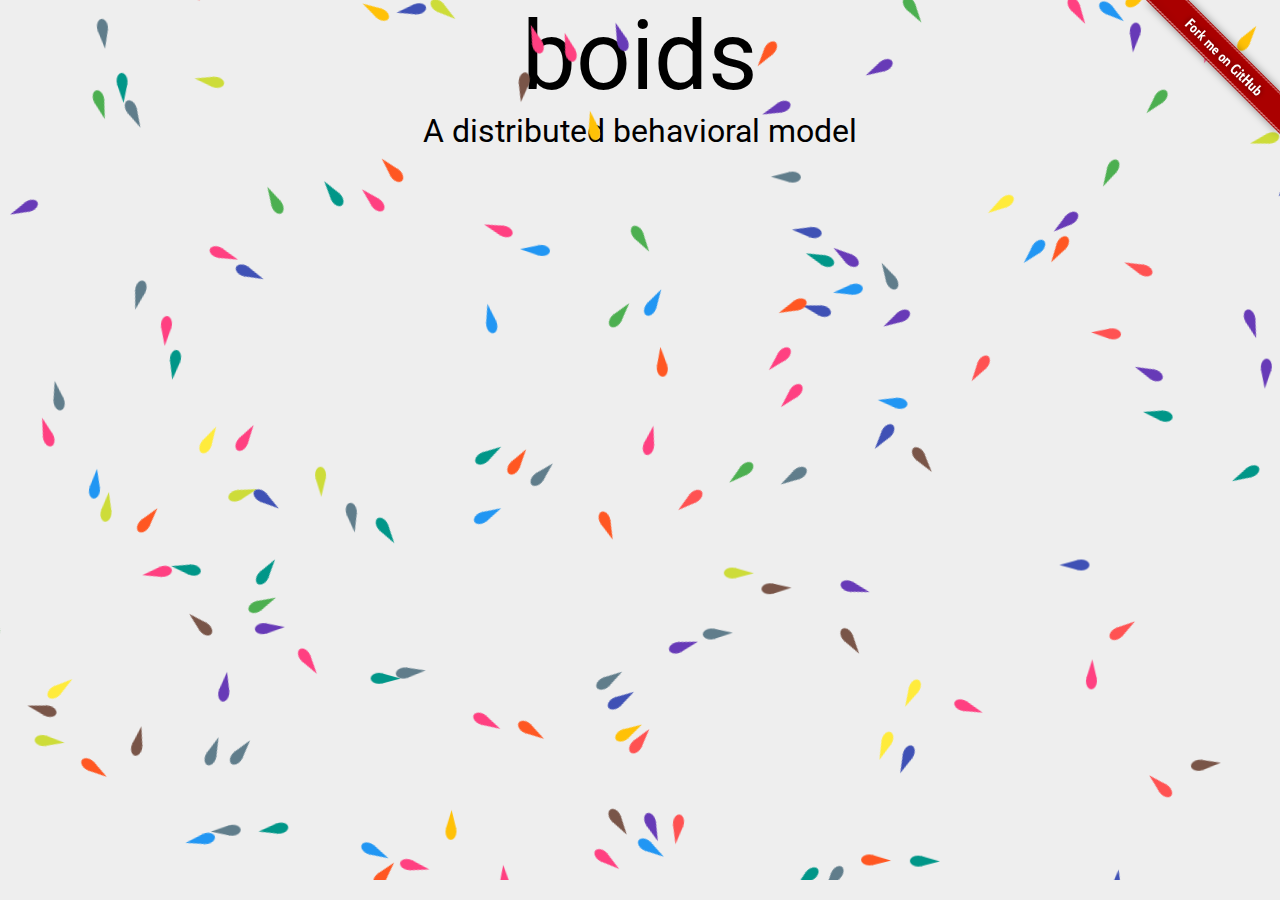
<file: index.html>
﻿<!DOCTYPE html>

<html lang="en">
<head>
    <meta charset="utf-8" />
    <meta name="viewport" content="width=device-width, initial-scale=1.0, maximum-scale=1.0">
    <title>Boids</title>
    <link href='https://fonts.googleapis.com/css?family=Roboto' rel='stylesheet' type='text/css'>
    <link rel="stylesheet" href="api/css/css.css" type="text/css" />
    <script type="text/javascript" src="api/class/Mathematics/Math.js"></script>
    <script type="text/javascript" src="api/class/Mathematics/Path.js"></script>
    <script type="text/javascript" src="api/class/Mathematics/Circle.js"></script>
    <script type="text/javascript" src="api/class/Mathematics/Vector.js"></script>
    <script type="text/javascript" src="api/class/Brain.js"></script>
    <script type="text/javascript" src="api/class/Boid.js"></script>
    <script type="text/javascript" src="api/class/Fixed.js"></script>
    <script type="text/javascript" src="api/class/World.js"></script>
    <script type="text/javascript" src="api/main.js"></script>
</head>
<body>
    <div class="title"> boids </div>
    <div class="subTitle"> A distributed behavioral model </div>
    <canvas id="world"></canvas>
    <a href="https://github.com/Jmoreno1988/boids" id="labelGithub"><img src="api/img/fork.png" alt="Fork me on GitHub"></a>
</body>
</html>
</file>
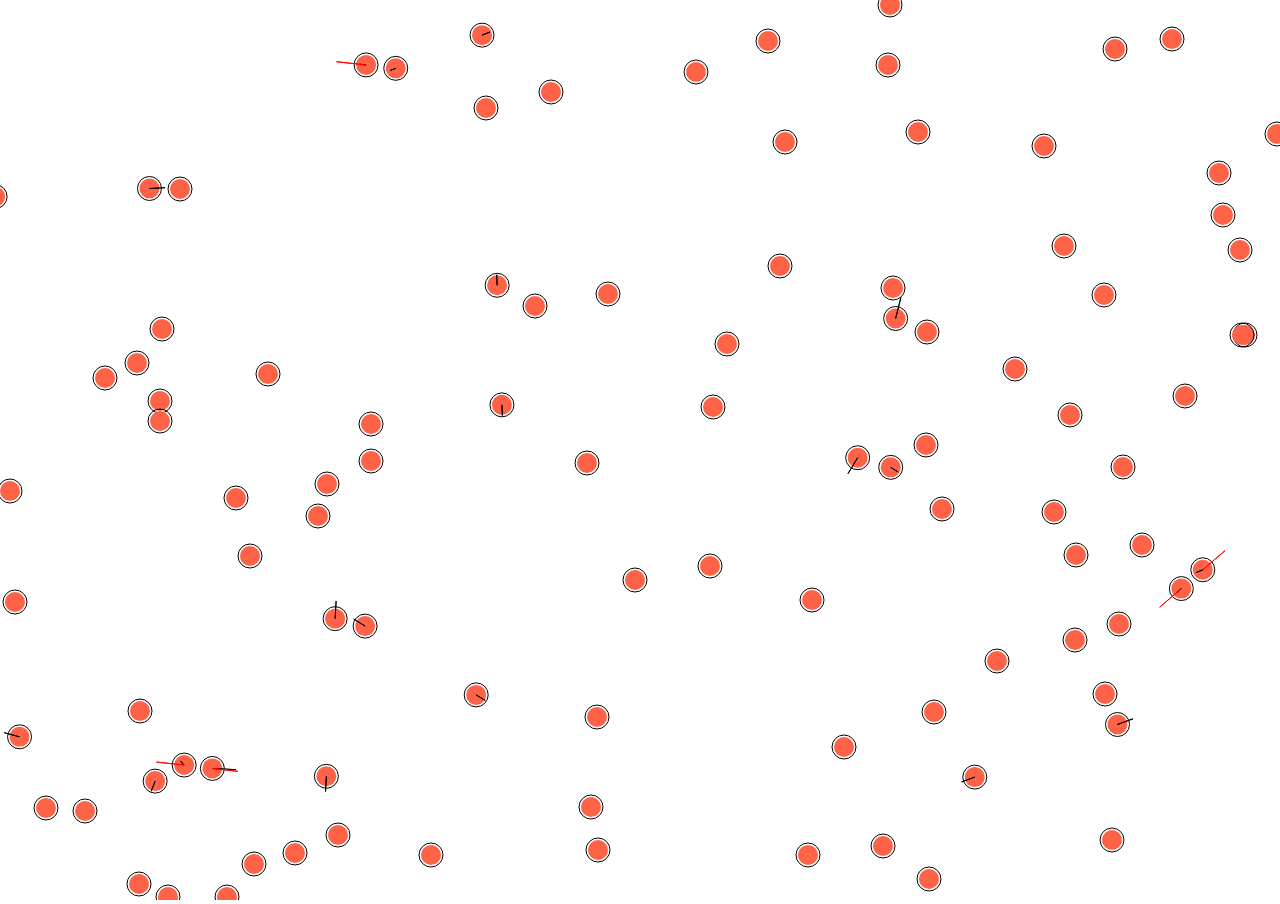
<file: laboratory/billar/index.html>
﻿<!DOCTYPE html>

<html lang="en">
<head>
    <meta charset="utf-8" />
    <meta name="viewport" content="width=device-width, initial-scale=1.0, maximum-scale=1.0">
    <title>Boids</title>
    <link rel="stylesheet" href="api/css/css.css" type="text/css" />
    <script type="text/javascript" src="api/class/World.js"></script>
    <script src="api/class/Vector.js"></script>
    <script src="api/class/Brain.js"></script>
    <script src="api/class/Boid.js"></script>
    <script src="api/main.js"></script>
</head>
<body>
    <canvas id="world"></canvas>
</body>
</html>
</file>
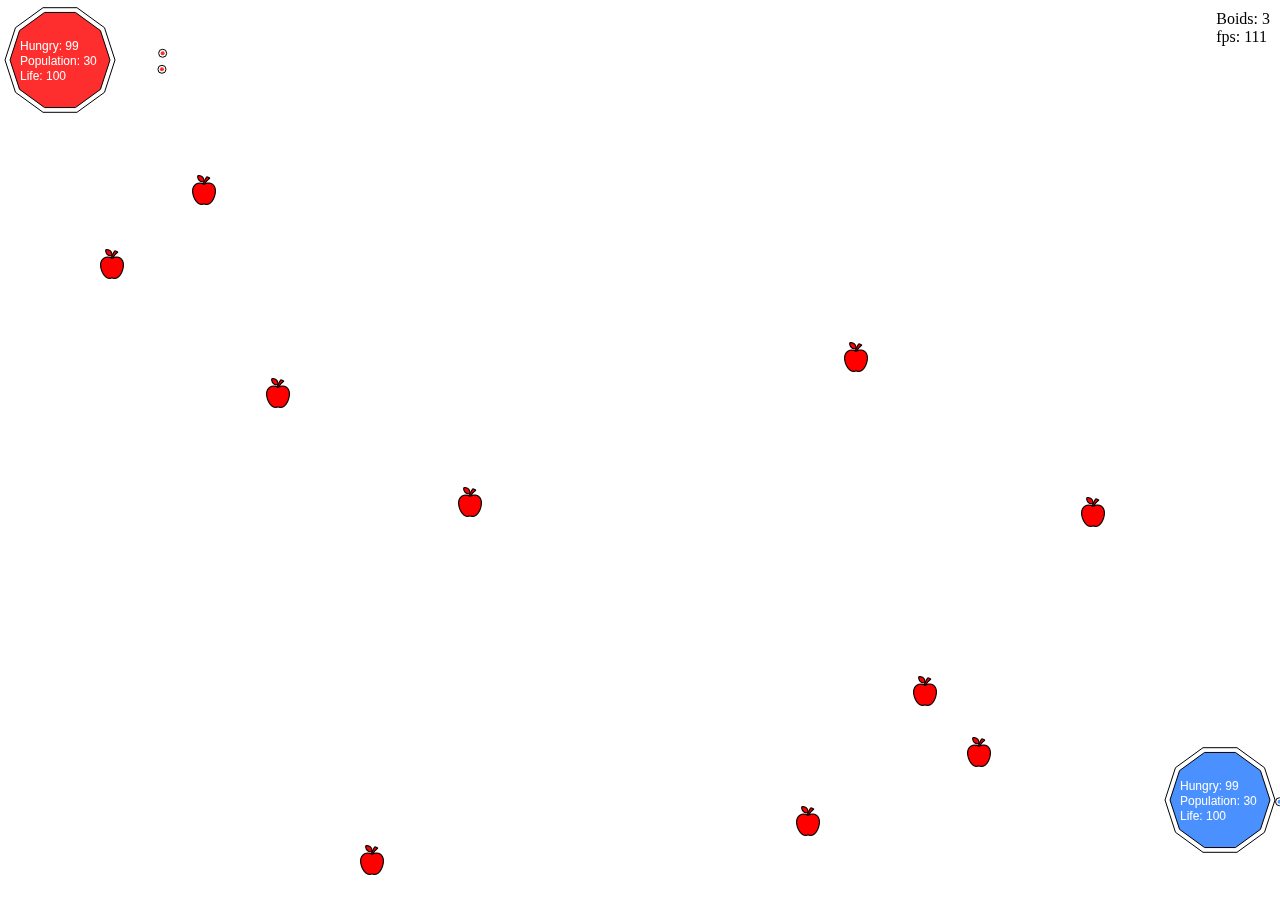
<file: laboratory/sandKings/index.html>
﻿<!DOCTYPE html>

<html lang="en">
<head>
    <meta charset="utf-8" />
    <meta name="viewport" content="width=device-width, initial-scale=1.0, maximum-scale=1.0">
    <title>Sand Kings</title>
    <link rel="stylesheet" href="api/css/css.css" type="text/css" />
    <script type="text/javascript" src="api/class/Mathematics/Math.js"></script>
    <script type="text/javascript" src="api/class/Mathematics/Circle.js"></script>
    <script type="text/javascript" src="api/class/Mathematics/Vector.js"></script>
    <script type="text/javascript" src="api/class/Brain.js"></script>
    <script type="text/javascript" src="api/class/WorkerBrain.js"></script>
    <script type="text/javascript" src="api/class/SeekerBrain.js"></script>
    <script type="text/javascript" src="api/class/Boid.js"></script>
    <script type="text/javascript" src="api/class/Castle.js"></script>
    <script type="text/javascript" src="api/class/Food.js"></script>
    <script type="text/javascript" src="api/class/Fixed.js"></script>
    <script type="text/javascript" src="api/class/HiveMind.js"></script>
    <script type="text/javascript" src="api/class/World.js"></script>
    <script type="text/javascript" src="api/class/SandWorld.js"></script>
    <script type="text/javascript" src="api/main.js"></script>
</head>
<body>
    <canvas id="world"></canvas>
    <div id="panelBenchmark">Boids: <span id="totalBoids">--</span> <br> fps: <span id="fps">--</span></div>
</body>
</html>
</file>
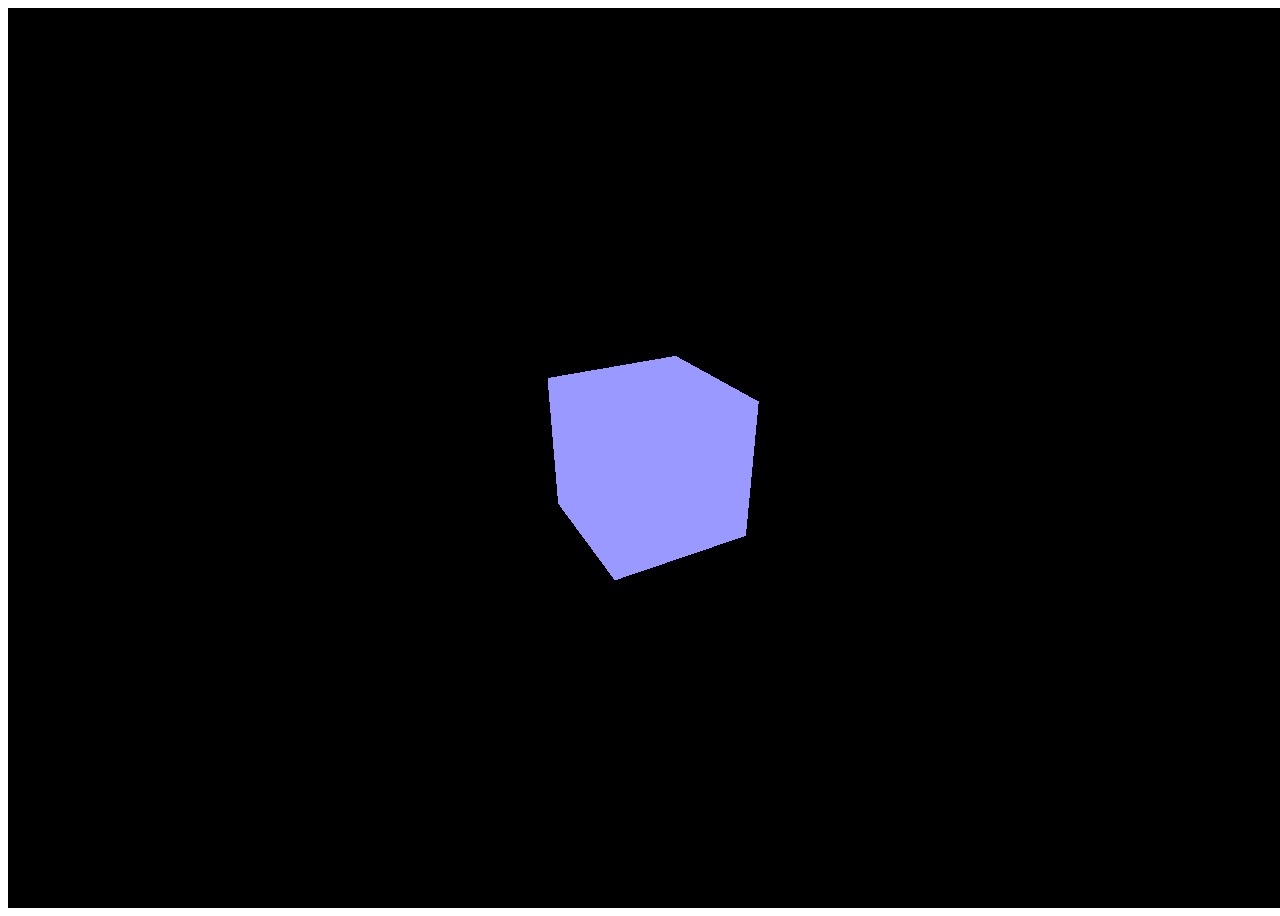
<file: laboratory/threejs/index.html>
<HTML>
<HEAD>
	<script src="Api/lib/three.min.js"></script>
</HEAD>
<BODY>
	<script>

    var scene, camera, renderer, cubo;
    var geometry, material, mesh;

    init();
    animate();

    function init() {

        scene = new THREE.Scene();

        camera = new THREE.PerspectiveCamera( 75, window.innerWidth / window.innerHeight, 1, 10000 );
        camera.position.z = 10;



        renderer = new THREE.WebGLRenderer();
        renderer.setSize( window.innerWidth, window.innerHeight );

        //var cuboTextura = new THREE.ImageUtils.loadTexture("Api/img/crate.gif");
		var cuboMaterial = new THREE.MeshBasicMaterial({ color: 0x9999FF, side:THREE.DoubleSide });
		var cuboGeometria = new THREE.CubeGeometry(2.5, 2.5, 2.5);
		cubo = new THREE.Mesh(cuboGeometria, cuboMaterial);
		scene.add( cubo );

		var luz1 = new THREE.PointLight(0xff0044); // Rojizo
			luz1.position.set(
    			120, // Posición en eje X
    			260, // Posición en eje Y
    			100 // Posición en eje Z
			);

		scene.add(luz1);

        document.body.appendChild( renderer.domElement );

    }

    function animate() {

        requestAnimationFrame( animate );

        cubo.rotation.x += 0.01;
        cubo.rotation.y += 0.01;

        renderer.render( scene, camera );

    }

</script>
</BODY>
</HTML>
</file>
<file: api/css/css.css>
﻿html, body {
  	width:  100%;
  	height: 100%;
  	margin: 0px;
  	font-family: 'Roboto Slab', 'Roboto', sans-serif;
  	/*
  	overflow-y: hidden;
  	*/
  	overflow-x: hidden;
  	background-color: #eeeeee;
}

.bluePrint {
	line-height: 1.6;
  background-color: #269;
  background-image: -webkit-linear-gradient(rgba(255, 255, 255, 0.4), transparent 2px), -webkit-linear-gradient(0deg, rgba(255, 255, 255, 0.4), transparent 2px), -webkit-linear-gradient(rgba(255, 255, 255, 0.25) 1px, transparent 1px), -webkit-linear-gradient(0deg, rgba(255, 255, 255, 0.25) 1px, transparent 1px);
  background-image: linear-gradient(rgba(255, 255, 255, 0.4), transparent 2px), linear-gradient(90deg, rgba(255, 255, 255, 0.4), transparent 2px), linear-gradient(rgba(255, 255, 255, 0.25) 1px, transparent 1px), linear-gradient(90deg, rgba(255, 255, 255, 0.25) 1px, transparent 1px);
  background-size: 100px 100px, 100px 100px, 20px 20px, 20px 20px;
  background-position: -2px -2px, -2px -2px, -1px -1px, -1px -1px;
}

.shadow {
	-webkit-box-shadow: 0px 1px 5px 0px rgba(50, 50, 50, .7);
    -moz-box-shadow: 0px 1px 5px 0px rgba(50, 50, 50, .7);
    box-shadow: 0px 1px 5px 0px rgba(50, 50, 50, .7);
}

canvas {
	/*
	-webkit-box-shadow: 0px 1px 5px 0px rgba(50, 50, 50, .7);
    -moz-box-shadow: 0px 1px 5px 0px rgba(50, 50, 50, .7);
    box-shadow: 0px 1px 5px 0px rgba(50, 50, 50, .7);
    */
}



/*  SECTIONS  */
.section {
	clear: both;
	padding: 0px;
	margin: 0px;
	text-align: center;
}

/*  COLUMN SETUP  */
.col {
	display: block;
	float:left;
	margin: 1% 0 1% 1.6%;
}
.col:first-child { margin-left: 0; }

/*  GROUPING  */
.group:before,
.group:after { content:""; display:table; }
.group:after { clear:both;}
.group { zoom:1; /* For IE 6/7 */ }
/*  GRID OF THREE  */
.span_3_of_3 { width: 100%; }
.span_2_of_3 { width: 66.13%; }
.span_1_of_3 { width: 32.26%; }

/*  GO FULL WIDTH BELOW 480 PIXELS */
@media only screen and (max-width: 1220px) {
	.col {  margin: 1% 0 1% 0%; }
	.span_2_of_3, .span_1_of_3 { width: 50%; }
}

@media only screen and (max-width: 860px) {
	.col {  margin: 1% 0 1% 0%; }
	.span_3_of_3, .span_2_of_3, .span_1_of_3 { width: 100%; }
}





#wrap {
	margin: 20px auto 0 auto; 
	width: 90%;
	height: 90%;
	background-color: white;
}

#world{
	margin-top: -170px;
}

.wrapWorld{
	margin: 20px auto 0 auto; 
	width: 400px;
	height: 400px;
	background-color: red;
}

.title {
	font-size: 6em;
	text-align: center;
}

.subTitle {
	font-size: 2em;
	text-align: center;
}

#panelBenchmark {
	display: none;
	position: absolute;
	top: 10px;
	left: 10px;
}

#labelGithub {
	position: absolute;
	top: 0;
	right: 0;
	z-index: 2;
}

/*
html, body {
  width:  100%;
  height: 100%;
  margin: 0px;
  font-family: 'Roboto', sans-serif;

  overflow-x: hidden;
  background-color: #eeeeee;
}

canvas {
	-webkit-box-shadow: 0px 1px 5px 0px rgba(50, 50, 50, .7);
    -moz-box-shadow: 0px 1px 5px 0px rgba(50, 50, 50, .7);
    box-shadow: 0px 1px 5px 0px rgba(50, 50, 50, .7);
    position: absolute;
}

#wrap {
	margin: 20px auto 0 auto; 
	width: 90%;
	height: 90%;
	background-color: white;
}

#qwe{

}

.wrapWorld{
	margin: 20px auto 0 auto; 
	width: 400px;
	height: 400px;
	background-color: grey;
}

.title {
	font-size: 6em;
	text-align: center;
}

.subTitle {
	font-size: 2em;
	text-align: center;
}

#panelBenchmark {
	display: none;
	position: absolute;
	top: 10px;
	left: 10px;
}

#labelGithub {
	position: absolute;
	top: 0;
	right: 0;
	z-index: 2;
}
*/
</file>
<file: laboratory/billar/api/css/css.css>
﻿html, body {
  width:  100%;
  height: 100%;
  margin: 0px;

  overflow-x: hidden;
  overflow-y: hidden;
}
</file>
<file: laboratory/sandKings/api/css/css.css>
﻿html, body {
  width:  100%;
  height: 100%;
  margin: 0px;

  overflow-x: hidden;
  overflow-y: hidden;
}

#panelBenchmark {
	display: none;
	position: absolute;
	top: 10px;
	right: 10px;
}
</file>
